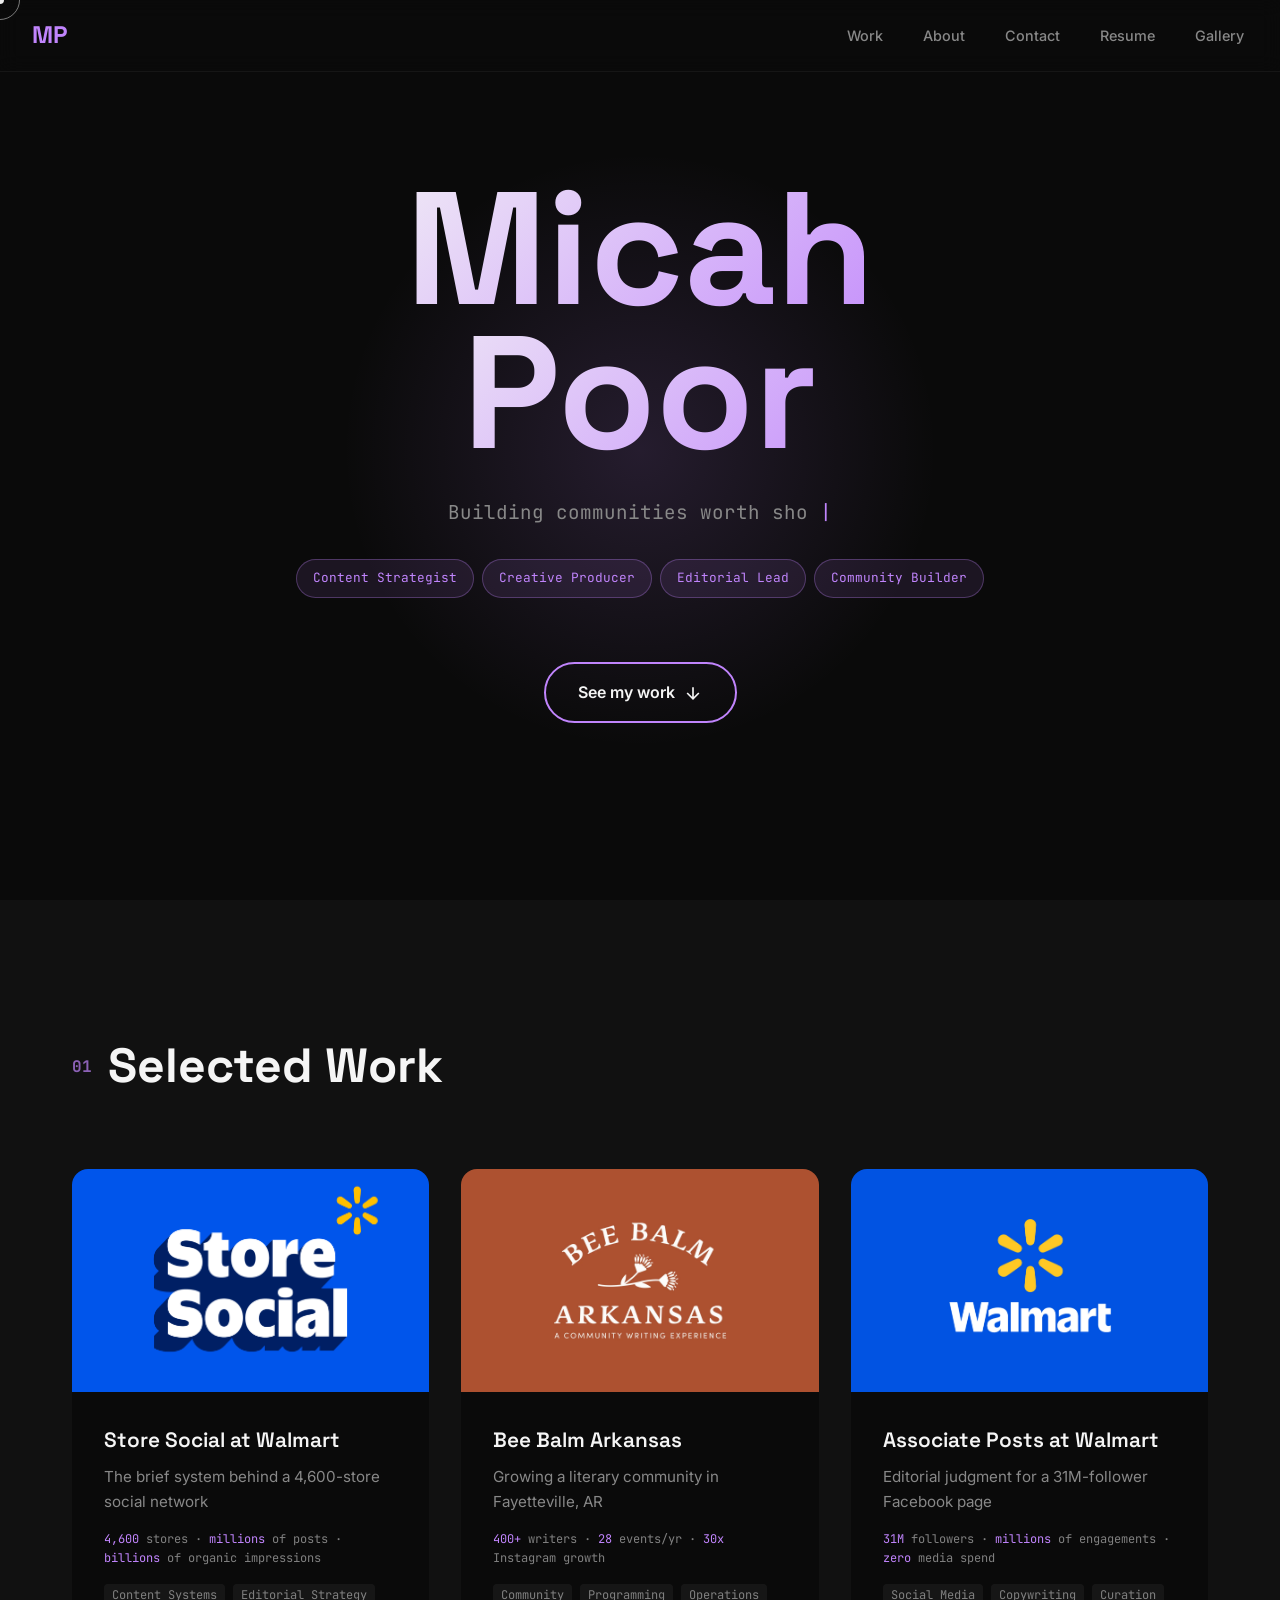
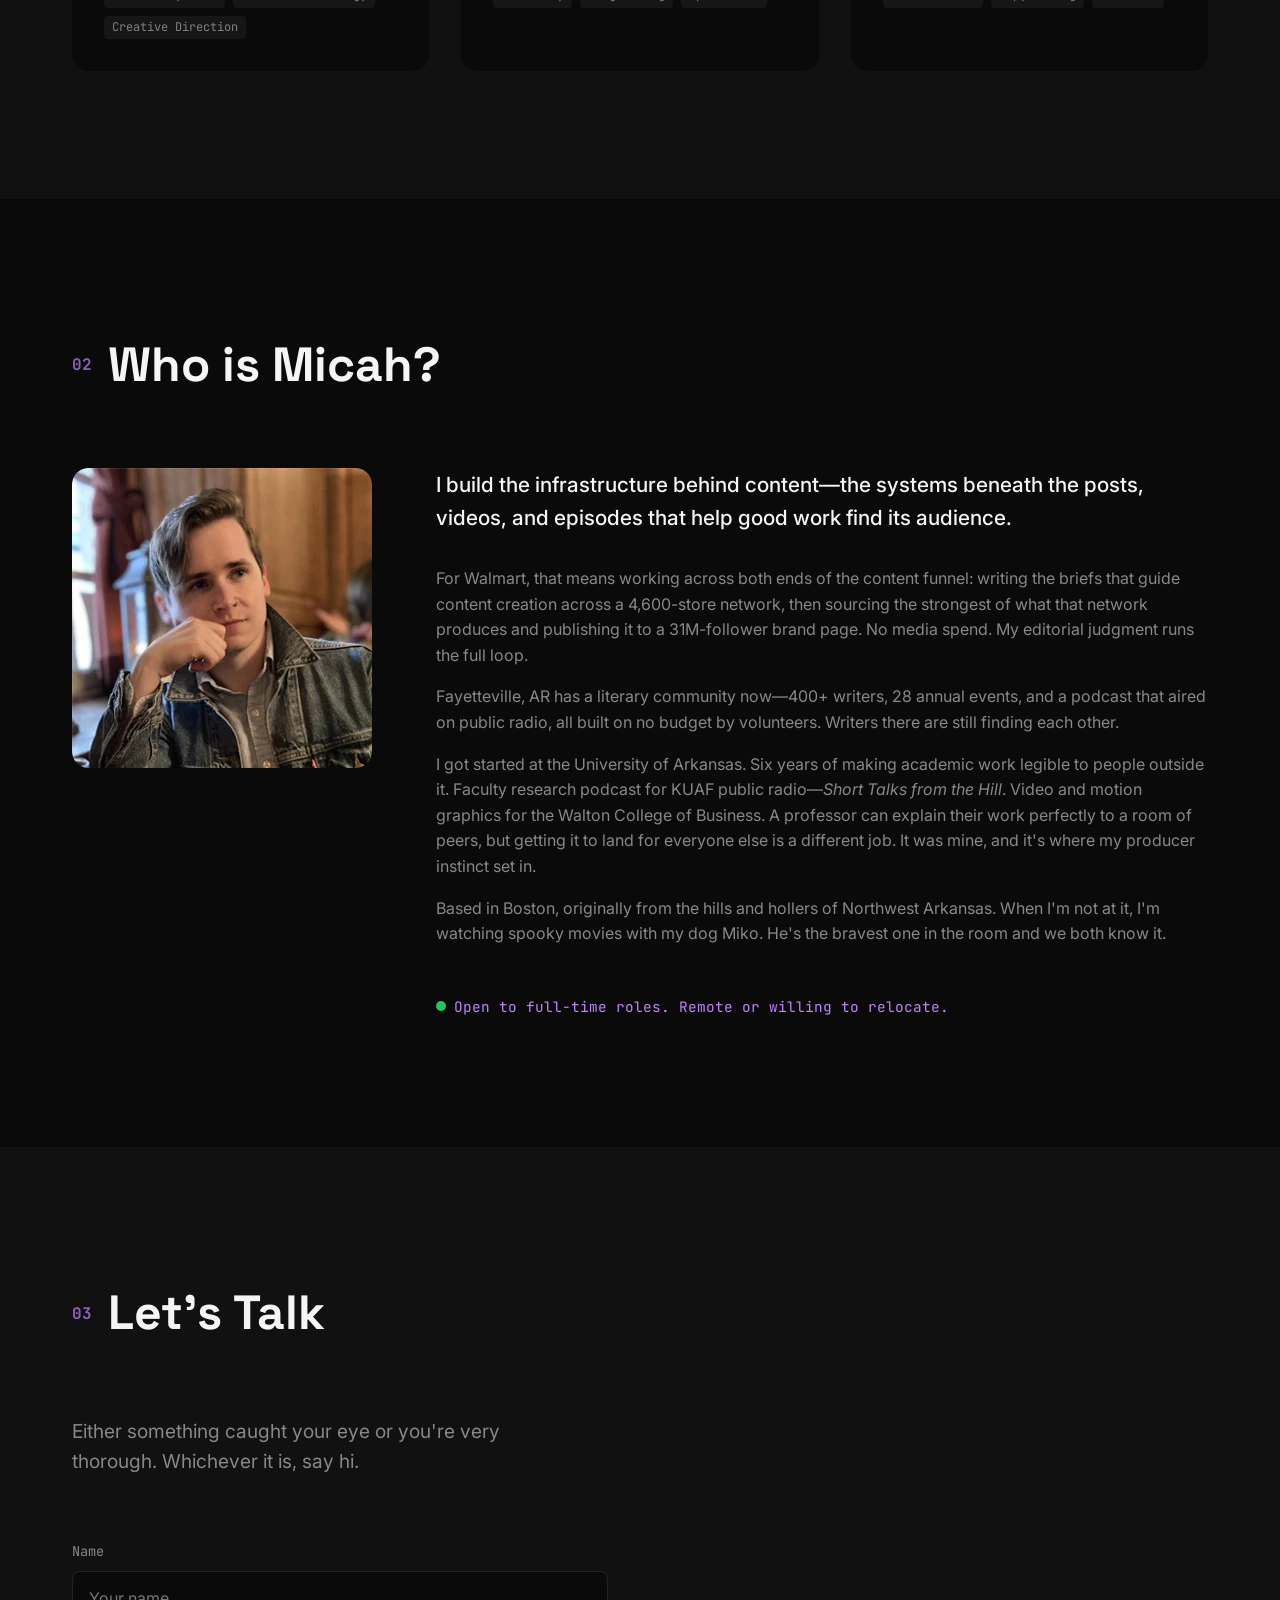
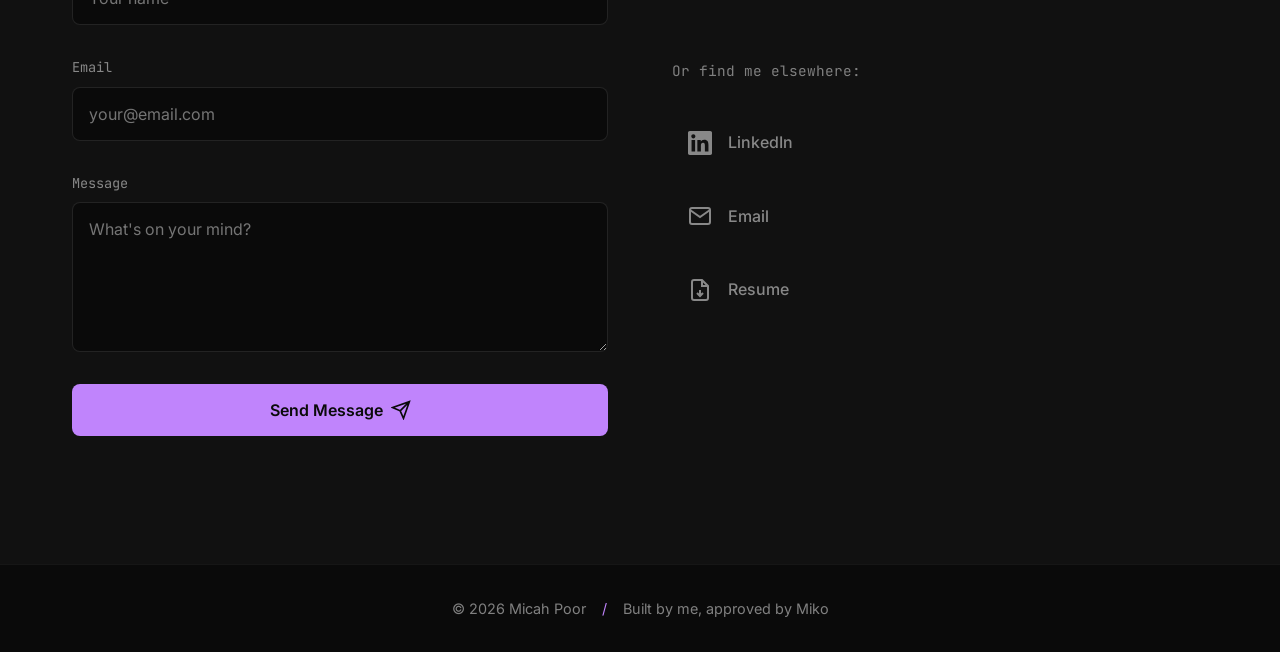
<file: index.html>
<!DOCTYPE html>
<html lang="en">
<head>
    <meta charset="UTF-8">
    <meta name="viewport" content="width=device-width, initial-scale=1.0">
    <title>Micah Poor | Content Strategist & Producer</title>
    <meta name="description" content="Content strategist and creative producer. I build the editorial systems behind content and social media—the briefs, the brand voice, and the operations underneath. Based in Boston.">
    <meta property="og:title" content="Micah Poor | Content Strategist & Producer">
    <meta property="og:description" content="Content strategist and creative producer. I build the editorial systems behind content and social media—the briefs, the brand voice, and the operations underneath.">
    <meta property="og:type" content="website">
    <meta property="og:url" content="https://www.micahpoor.com">
    <meta property="og:image" content="https://www.micahpoor.com/assets/projects/og-v1.png">
    <meta property="og:image:width" content="1201">
    <meta property="og:image:height" content="631">
    <meta property="og:image:alt" content="Micah Poor—Content Strategist &amp; Producer">
    <meta name="twitter:card" content="summary_large_image">
    <meta name="twitter:title" content="Micah Poor | Content Strategist &amp; Producer">
    <meta name="twitter:description" content="Content strategist and creative producer. I build the editorial systems behind content and social media—the briefs, the brand voice, and the operations underneath.">
    <meta name="twitter:image" content="https://www.micahpoor.com/assets/projects/og-v1.png">
    <meta name="theme-color" content="#0a0a0a">
    <link rel="canonical" href="https://www.micahpoor.com/">
    <link rel="icon" href="/favicon.svg" type="image/svg+xml">
    <link rel="apple-touch-icon" href="/apple-touch-icon.png">
    <script type="application/ld+json">
    {
        "@context": "https://schema.org",
        "@type": "Person",
        "name": "Micah Poor",
        "url": "https://www.micahpoor.com",
        "jobTitle": "Content Strategist & Creative Producer",
        "address": {"@type": "PostalAddress", "addressLocality": "Boston", "addressRegion": "MA"},
        "alumniOf": "University of Arkansas",
        "sameAs": ["https://linkedin.com/in/micah-p"]
    }
    </script>
    <link rel="preconnect" href="https://fonts.googleapis.com">
    <link rel="preconnect" href="https://fonts.gstatic.com" crossorigin>
    <link href="https://fonts.googleapis.com/css2?family=Space+Grotesk:wght@400;500;600;700&family=Inter:wght@400;500;600&family=JetBrains+Mono:wght@400;500&display=swap" rel="stylesheet">
    <link rel="stylesheet" href="css/styles.css?v=20261013f">
</head>
<body>
    <a href="#main" class="skip-link">Skip to content</a>

    <!-- Custom Cursor -->
    <div class="cursor" aria-hidden="true">
        <div class="cursor-dot"></div>
        <div class="cursor-ring"></div>
    </div>

    <!-- Navigation -->
    <nav class="nav">
        <a href="#" class="nav-logo magnetic">MP</a>
        <ul class="nav-links">
            <li><a href="#work" class="nav-link magnetic">Work</a></li>
            <li><a href="#about" class="nav-link magnetic">About</a></li>
            <li><a href="#contact" class="nav-link magnetic">Contact</a></li>
            <li><a href="assets/docs/micah-poor-resume.pdf?v=261011" class="nav-link magnetic" target="_blank" rel="noopener">Resume</a></li>
            <li><a href="gallery.html" class="nav-link magnetic">Gallery</a></li>
        </ul>
    </nav>

    <main id="main" tabindex="-1">

    <!-- Hero Section -->
    <section class="hero" id="hero">
        <div class="hero-content">
            <h1 class="hero-name">
                <span class="hero-name-line">Micah</span>
                <span class="hero-name-line">Poor</span>
            </h1>
            <p class="hero-tagline">
                <span class="typewriter"></span>
                <span class="typewriter-cursor">|</span>
            </p>
            <div class="hero-roles">
                <span class="role-pill">Content Strategist</span>
                <span class="role-pill">Creative Producer</span>
                <span class="role-pill">Editorial Lead</span>
                <span class="role-pill">Community Builder</span>
            </div>
            <a href="#work" class="hero-cta magnetic">
                <span>See my work</span>
                <svg width="20" height="20" viewBox="0 0 24 24" fill="none" stroke="currentColor" stroke-width="2">
                    <path d="M12 5v14M5 12l7 7 7-7"/>
                </svg>
            </a>
        </div>
        <div class="hero-glow"></div>
    </section>

    <!-- Selected Work Section -->
    <section class="work" id="work">
        <div class="container">
            <h2 class="section-title scroll-reveal">
                <span class="section-number">01</span>
                Selected Work
            </h2>
            <div class="work-grid">
                <article class="project-card scroll-reveal" data-project="store-social" tabindex="0" role="button" aria-label="View Store Social at Walmart project">
                    <div class="project-image">
                        <picture>
                            <source srcset="assets/projects/store-social-thumb-v4.webp" type="image/webp">
                            <img src="assets/projects/store-social-thumb-v4.webp" alt="" loading="lazy" width="1601" height="901">
                        </picture>
                        <div class="project-overlay">
                            <span class="project-view">View Project</span>
                        </div>
                    </div>
                    <div class="project-info">
                        <h3 class="project-title">Store Social at Walmart</h3>
                        <p class="project-desc">The brief system behind a 4,600-store social network</p>
                        <p class="card-stat"><em>4,600</em> stores · <em>millions</em> of posts · <em>billions</em> of organic impressions</p>
                        <div class="project-tags">
                            <span class="tag">Content Systems</span>
                            <span class="tag">Editorial Strategy</span>
                            <span class="tag">Creative Direction</span>
                        </div>
                    </div>
                </article>

                <article class="project-card scroll-reveal" data-project="bee-balm" tabindex="0" role="button" aria-label="View Bee Balm Arkansas project">
                    <div class="project-image">
                        <picture>
                            <source srcset="assets/projects/bee-balm-thumb-v2.webp" type="image/webp">
                            <img src="assets/projects/bee-balm-thumb-v2.jpg" alt="" loading="lazy" width="1600" height="1000">
                        </picture>
                        <div class="project-overlay">
                            <span class="project-view">View Project</span>
                        </div>
                    </div>
                    <div class="project-info">
                        <h3 class="project-title">Bee Balm Arkansas</h3>
                        <p class="project-desc">Growing a literary community in Fayetteville, AR</p>
                        <p class="card-stat"><em>400+</em> writers · <em>28</em> events/yr · <em>30x</em> Instagram growth</p>
                        <div class="project-tags">
                            <span class="tag">Community</span>
                            <span class="tag">Programming</span>
                            <span class="tag">Operations</span>
                        </div>
                    </div>
                </article>

                <article class="project-card scroll-reveal" data-project="writing" tabindex="0" role="button" aria-label="View Associate Posts at Walmart project">
                    <div class="project-image">
                        <picture>
                            <source srcset="assets/projects/walmart-thumb.webp" type="image/webp">
                            <img src="assets/projects/walmart-thumb.jpg" alt="" loading="lazy" width="3556" height="2000">
                        </picture>
                        <div class="project-overlay">
                            <span class="project-view">View Project</span>
                        </div>
                    </div>
                    <div class="project-info">
                        <h3 class="project-title">Associate Posts at Walmart</h3>
                        <p class="project-desc">Editorial judgment for a 31M-follower Facebook page</p>
                        <p class="card-stat"><em>31M</em> followers · <em>millions</em> of engagements · <em>zero</em> media spend</p>
                        <div class="project-tags">
                            <span class="tag">Social Media</span>
                            <span class="tag">Copywriting</span>
                            <span class="tag">Curation</span>
                        </div>
                    </div>
                </article>
            </div>
        </div>
    </section>

    <!-- About Section -->
    <section class="about" id="about">
        <div class="container">
            <h2 class="section-title scroll-reveal">
                <span class="section-number">02</span>
                Who is Micah?
            </h2>
            <div class="about-content">
                <div class="about-image-wrapper scroll-reveal">
                    <div class="about-image tilt-effect">
                        <picture>
                            <source srcset="assets/images/micah-headshot.webp" type="image/webp">
                            <img src="assets/images/micah-headshot.jpg" alt="Micah Poor" width="300" height="300">
                        </picture>
                        <div class="about-image-glow"></div>
                    </div>
                </div>
                <div class="about-text scroll-reveal">
                    <p class="about-intro">
                        I build the infrastructure behind content—the systems beneath the posts, videos, and episodes that help good work find its audience.
                    </p>
                    <p>
                        For Walmart, that means working across both ends of the content funnel: writing the briefs that guide content creation across a 4,600-store network, then sourcing the strongest of what that network produces and publishing it to a 31M-follower brand page. No media spend. My editorial judgment runs the full loop.
                    </p>
                    <p>
                        Fayetteville, AR has a literary community now—400+ writers, 28 annual events, and a podcast that aired on public radio, all built on no budget by volunteers. Writers there are still finding each other.
                    </p>
                    <p>
                        I got started at the University of Arkansas. Six years of making academic work legible to people outside it. Faculty research podcast for KUAF public radio—<em>Short Talks from the Hill</em>. Video and motion graphics for the Walton College of Business. A professor can explain their work perfectly to a room of peers, but getting it to land for everyone else is a different job. It was mine, and it's where my producer instinct set in.
                    </p>
                    <p>
                        Based in Boston, originally from the hills and hollers of Northwest Arkansas. When I'm not at it, I'm watching spooky movies with my dog <span class="miko-trigger">Miko</span>. He's the bravest one in the room and we both know it.
                    </p>
                    <div class="about-status">
                        <span class="status-indicator"></span>
                        <span>Open to full-time roles. Remote or willing to relocate.</span>
                    </div>
                </div>
            </div>
        </div>
    </section>

    <!-- Contact Section -->
    <section class="contact" id="contact">
        <div class="container">
            <h2 class="section-title scroll-reveal">
                <span class="section-number">03</span>
                Let's Talk
            </h2>
            <p class="contact-intro scroll-reveal">
                Either something caught your eye or you're very thorough. Whichever it is, say hi.
            </p>
            <div class="contact-content">
                <form class="contact-form scroll-reveal" action="https://formspree.io/f/xdaanyqz" method="POST">
                    <!-- Honeypot field - hidden from humans, bots will fill it -->
                    <input type="text" name="_gotcha" style="display:none" tabindex="-1" autocomplete="off">
                    <div class="form-group">
                        <label for="name">Name</label>
                        <input type="text" id="name" name="name" required placeholder="Your name">
                    </div>
                    <div class="form-group">
                        <label for="email">Email</label>
                        <input type="email" id="email" name="email" required placeholder="your@email.com">
                    </div>
                    <div class="form-group">
                        <label for="message">Message</label>
                        <textarea id="message" name="message" required placeholder="What's on your mind?"></textarea>
                    </div>
                    <button type="submit" class="submit-btn magnetic">
                        <span>Send Message</span>
                        <svg width="20" height="20" viewBox="0 0 24 24" fill="none" stroke="currentColor" stroke-width="2">
                            <path d="M22 2L11 13M22 2l-7 20-4-9-9-4 20-7z"/>
                        </svg>
                    </button>
                </form>
                <div class="contact-links scroll-reveal">
                    <p class="contact-alt">Or find me elsewhere:</p>
                    <div class="social-links">
                        <a href="https://linkedin.com/in/micah-p" class="social-link magnetic" target="_blank" rel="noopener">
                            <svg viewBox="0 0 24 24" fill="currentColor"><path d="M20.447 20.452h-3.554v-5.569c0-1.328-.027-3.037-1.852-3.037-1.853 0-2.136 1.445-2.136 2.939v5.667H9.351V9h3.414v1.561h.046c.477-.9 1.637-1.85 3.37-1.85 3.601 0 4.267 2.37 4.267 5.455v6.286zM5.337 7.433c-1.144 0-2.063-.926-2.063-2.065 0-1.138.92-2.063 2.063-2.063 1.14 0 2.064.925 2.064 2.063 0 1.139-.925 2.065-2.064 2.065zm1.782 13.019H3.555V9h3.564v11.452zM22.225 0H1.771C.792 0 0 .774 0 1.729v20.542C0 23.227.792 24 1.771 24h20.451C23.2 24 24 23.227 24 22.271V1.729C24 .774 23.2 0 22.222 0h.003z"/></svg>
                            <span>LinkedIn</span>
                        </a>
                        <a href="mailto:hello@micahpoor.com" class="social-link magnetic">
                            <svg viewBox="0 0 24 24" fill="none" stroke="currentColor" stroke-width="2"><path d="M4 4h16c1.1 0 2 .9 2 2v12c0 1.1-.9 2-2 2H4c-1.1 0-2-.9-2-2V6c0-1.1.9-2 2-2z"/><path d="M22 6l-10 7L2 6"/></svg>
                            <span>Email</span>
                        </a>
                        <a href="assets/docs/micah-poor-resume.pdf?v=261011" class="social-link magnetic" target="_blank" rel="noopener">
                            <svg viewBox="0 0 24 24" fill="none" stroke="currentColor" stroke-width="2"><path d="M14 2H6a2 2 0 0 0-2 2v16a2 2 0 0 0 2 2h12a2 2 0 0 0 2-2V8z"/><polyline points="14 2 14 8 20 8"/><line x1="12" y1="18" x2="12" y2="12"/><polyline points="9 15 12 18 15 15"/></svg>
                            <span>Resume</span>
                        </a>
                    </div>
                </div>
            </div>
        </div>
    </section>

    </main>

    <!-- Footer -->
    <footer class="footer">
        <div class="container">
            <p class="footer-text">
                <span>&copy; 2026 Micah Poor</span>
                <span class="footer-divider">/</span>
                <span>Built by me, approved by <span class="miko-trigger">Miko</span></span>
            </p>
        </div>
        <!-- Lives in the footer so it goes inert with the rest of the page while a
             modal or the lightbox is open. Fixed positioning pulls it out. -->
        <button class="back-to-top" type="button" aria-label="Back to top" hidden>
            <span class="back-to-top-icon">
                <svg width="20" height="20" viewBox="0 0 24 24" fill="none" stroke="currentColor" stroke-width="2" aria-hidden="true">
                    <path d="M12 19V5M5 12l7-7 7 7"/>
                </svg>
            </span>
        </button>
    </footer>

    <!-- Project Modal -->
    <div class="modal-overlay" id="modal-overlay">
        <div class="modal" role="dialog" aria-modal="true" aria-labelledby="modal-title" tabindex="-1">
            <div class="modal-close-wrapper">
                <button class="modal-close magnetic" aria-label="Close">
                    <svg width="24" height="24" viewBox="0 0 24 24" fill="none" stroke="currentColor" stroke-width="2">
                        <path d="M18 6L6 18M6 6l12 12"/>
                    </svg>
                </button>
            </div>
            <div class="modal-content" id="modal-content"></div>
        </div>
    </div>

    <script type="application/json" id="project-data">
    {
        "store-social": {
            "title": "Store Social at Walmart",
            "subtitle": "Content Systems & Editorial Strategy",
            "heroImage": "assets/projects/store-social-thumb-v4.webp",
            "description": "There are 4,600 Walmart store pages on Facebook and several hundred Instagram accounts. Each one is run by the associates who work there. I write the editorial briefs for that network, turning Walmart's national campaigns into simple assignments that thousands of associates with no marketing training can carry out inside their own stores.",
            "cardStat": "<em>4,600</em> stores · <em>millions</em> of posts · <em>billions</em> of organic impressions",
            "stats": [{"value": "4,600", "label": "Stores in the Network"}, {"value": "1,000+", "label": "Briefs Written"}],
            "role": "<span class=\"role-title\">Creative Producer</span> via<br>icreatives (2022–present)",
            "challenge": "Participation is voluntary. Nobody makes an associate post anything, so every assignment has to earn the time of someone with a shift to get back to.<br><br>I write the editorial layer of Store Social, the internal app those assignments live in: the briefs, and the pre-written copy that ships inside them. Captions are the easy part. The brief is where the work is, because it has to land in thousands of different stores at once, and it has to give an associate something they want to post.",
            "solution": "Inside Store Social, those briefs are published as Priorities. Each Priority has to do the work of an entire creative brief at a quick glance: what to post, when to post it, why it matters, and specific creative direction—what to feature, how to capture it, and what to leave out. Brand and IP guardrails are written in plain language instead of legalese.<br><br>How much latitude a Priority gives associates depends on the campaign. A licensed launch gets tighter guardrails. A prompt built around what's already on their shelves needs little direction at all. They know their store better than anyone. That call is mine, and it comes down to the same question every time: what will an associate actually <em>want</em> to post?",
            "examplesNote": "Briefs below are recreations of the originals.",
            "examples": [
                {
                    "label": "Mother's Day 💐",
                    "stat": "Hundreds of posts across hundreds of stores",
                    "body": "How do you direct 4,600 stores, from the smallest Neighborhood Market to the largest Supercenter, when they don't all carry the same products? Name a hero product and most of the network can't run it. So I named categories instead and put the creative direction into the poses. Each store picks its own gift; the brief shows them how to present it.",
                    "image": "assets/projects/mls/mother-v2.jpg",
                    "imageAlt": "Recreation of the Mother's Day priority brief"
                },
                {
                    "label": "It's-a Mario Day 🍄",
                    "stat": "A five-day window, hundreds of stores",
                    "body": "Legal loves sending lists of things you can't do. But a list of can'ts doesn't tell anyone what to shoot. So I led with the shot and kept the guardrails to two plain lines underneath it. Associates get the idea first and the rules second, and nobody has to read legalese to get it right.",
                    "image": "assets/projects/mls/mario-v2.jpg",
                    "imageAlt": "Recreation of the Mario Day priority brief"
                },
                {
                    "label": "Show Off Your Pins 📌",
                    "stat": "The strongest per-post response of the three",
                    "body": "If you aren't deep in Walmart lore, you probably don't know that there's a whole history and culture of pin collecting. Ask any associate and they'll be more than happy to show off theirs. So the brief barely had to sell the idea. I spent it on the caption instead: share the story behind your favorite pin, then call out someone with even more and tag their store. Every post invites the next one.",
                    "image": "assets/projects/mls/pins-v2.jpg",
                    "imageAlt": "Recreation of the Show Off Your Pins priority brief"
                }
            ],
            "outcome": "Since 2022, stores have published millions of posts on Facebook and Instagram. A six-figure share of them trace back to the Priorities I authored, and the highest-volume Priority drove several thousand posts on its own.<br><br>Those Priorities shape and expand the pool the national page draws from, and the rest of it surfaces by monitoring what stores post on their own. <a href='javascript:void(0)' onclick='openProject(\"writing\")' style='color:var(--accent);text-decoration:underline;'>Associate Posts at Walmart ↗</a> picks up at the other end, choosing which of that work will land with a national audience.",
            "tools": ["Sprinklr", "Meta Business Suite", "Microsoft 365", "Power BI", "Airtable", "Jira", "Figma", "Slack"]
        },
        "bee-balm": {
            "title": "Bee Balm Arkansas",
            "subtitle": "Literary Community Arts Organization",
            "heroImage": "assets/projects/bee-balm-thumb-v2.webp",
            "description": "Bee Balm Arkansas is a Fayetteville writing community founded by Julia Paganelli Marín—poet, author, and, most importantly, my friend. It's a place to try writing again, free from submission cycles and the pressure to publish. I walked into the inaugural workshop in October 2022 looking for community as much as craft, and found both.",
            "cardStat": "<em>400+</em> writers · <em>28</em> events/yr · <em>30x</em> Instagram growth",
            "stats": [{"value": "400+", "label": "Writers Engaged"}, {"value": "28", "label": "Events per Year"}, {"value": "30x", "label": "Instagram Growth"}],
            "role": "<span style='white-space:nowrap;letter-spacing:0.02em'><span class=\"role-title\">Associate Director</span>, Volunteer</span><br>(Aug 2023 – Sep 2024)",
            "challenge": "Writing culture often collapses into one loop: write, revise, submit, wait, get rejected, repeat. Bee Balm was built to sit outside it. What if writing were about self-discovery and connection instead of publication? The idea worked. Writers who'd burned out on the cycle, or quit writing altogether, came back—and brought others with them.<br><br>But as the community grew past Julia's immediate circle, she was carrying the whole organization herself: workshops, communications, logistics, outside relationships, all of it.",
            "solution": "As Associate Director, I took a lot of that off her plate. That freed her up for what she does best—building workshops, writing grants, and dreaming bigger.<br><br>The rest of our volunteer team was five folks: a Communications Manager and four program hosts. I kept us organized, made sure everyone had what they needed, and mentored the hosts. Julia and I designed the annual calendar of Revision Nights, Drafting Nights, and Open Mics. I built two programs from scratch: Revision Nights and the podcast, Bee Balm Presents.",
            "examples": [
                {
                    "label": "Revision Nights",
                    "body": "As the community grew, we noticed a gap. Workshops gave writers a place to learn and generate, and Open Mics gave them a place to share. But there was nowhere to improve what they'd already written.<br><br>I founded and piloted the format, secured The Graduate Hotel as the venue, and set the structure: monthly, free, open to the public, drop in and out as you like. Bring whatever you're working on—poetry, prose, a snippet of something longer—and take the feedback that's useful to you. About 12 writers came to a typical session.<br><br>Writing critique has a reputation for being a little... harsh. We flipped that. At Revision Nights, critique worked as connection and collaboration rather than judgment. People brought work that was often deeply personal, and trading feedback on it is how strangers became regulars, and regulars became friends. Making room for that was a big part of my job."
                },
                {
                    "label": "Bee Balm Presents",
                    "body": "In most poetry scenes, you get on a podcast once you're already published: once you're a name, or a publisher wants to market you. We weren't interested in gatekeeping. If you have a voice, you deserve to be heard, and who better to hear it than your neighbors? Bee Balm Presents gave our writers that audience, brought in voices from outside the Bee Balm circle, and shared poetry with the wider community.<br><br>I pitched the show and, since audio production was my background, built the operation around it: format, guest sourcing, editing, logistics, and marketing. Julia hosted. Each guest read a favorite poem in one episode, then came back in a bonus episode to read their own work—the same voice in two registers. We produced it in partnership with KUAF public radio, which broadcast select episodes.<br><br>Broadcasting copyrighted poetry meant clearing rights, and no process for that existed. So I built one: for every poem we aired, I tracked down the rights holder, made contact, and got written permission before the episode went out. Guests reading their own work signed off too, the same as any published poet. Every poem in the series was cleared.",
                    "videoLabel": "Bee Balm Presents—Sara Schellenberg",
                    "video": "assets/projects/011-bbp_sara_STORY-v2.mp4",
                    "poster": "assets/projects/bbp-logo_arched-Plain_v2.png",
                    "link": "https://open.spotify.com/show/6Sl6PCrHiPInlGUTPvpzla",
                    "linkLabel": "↗ Listen on Spotify"
                }
            ],
            "outcome": "By September 2024, Bee Balm had grown to more than 400 writers and a full calendar of events, all of it volunteer-run with almost no operating budget. Today, Open Mics, Drafting Nights, Revision Nights, and workshops are all still running. The part I'm proudest of? Writers are still finding their voice in Fayetteville.",
            "tools": ["Adobe Audition", "Adobe Illustrator", "Adobe After Effects", "Adobe Premiere Pro", "Meta Business Suite", "Spotify for Creators", "Asana", "Adobe Lightroom"]
        },
        "writing": {
            "title": "Associate Posts at Walmart",
            "subtitle": "Curation & Copywriting",
            "heroImage": "assets/projects/walmart-thumb.webp",
            "description": "Walmart's national Facebook page has 31 million followers. I choose which associate posts from <a href='javascript:void(0)' onclick='openProject(\"store-social\")' style='color:var(--accent);text-decoration:underline;'>Store Social ↗</a> go in front of them, and write the copy that carries each one.",
            "cardStat": "<em>31M</em> followers · <em>millions</em> of engagements · <em>zero</em> media spend",
            "stats": [{"value": "31M", "label": "FB Followers"}, {"value": "3–5", "label": "Posts per Week"}, {"value": "50%", "label": "Hit 1M+ Impressions"}],
            "role": "<span class=\"role-title\">Creative Producer</span> via<br>icreatives (2022–present)",
            "challenge": "Associate content did well on local pages. The open question was whether it could hold up in front of 31 million people. Resharing it nationally was new. It had no format, voice, or selection criteria to inherit. So I tested my way toward all three: photo against video, polished against raw, corporate voice against human. What held up became the editorial standard for national store-content posts.<br><br>The daily work is judgment. With thousands of stores posting, my job is spotting the posts that'll resonate with a much bigger audience. Whether it's nostalgia, a cultural reference, or a cheeky personality that comes through the screen, the best ones feel local, even at national scale. Then I write copy that doesn't corporate them to death. Too much copy and it reads like an ad. Too little and the brand has no voice.",
            "solution": "Social media algorithms are a moving target inside a black box. What works for one post might not work for the next, and I'm convinced social is more alchemy than science. But across hundreds of posts, a few patterns held.<br><br>Photos beat video. Raw beat polished. Human beat corporate. The standard grew out of those results: posts almost always feature associates, copy leans short and easy to scroll, and emoji work as accents that help tell the story. Each week I pull from what stores have posted across the 4,600 pages in Sprinklr.<br><br>The five posts below show my standard at work, and a couple of times I broke it on purpose.",
            "examples": [
                {
                    "label": "Hey, you found us 👀",
                    "stat": "Tens of millions of impressions · top post of the run",
                    "body": "An associate turned a last-chance sale into a scavenger hunt. Promos usually read like ads, so normally I'd pass. But here the game came first and the sale second. The caption keeps that order: \"Hey, you found us 👀\" rewards the reader for playing along, and only then does the pitch show up. It became the top post of the run.",
                    "image": "assets/images/topPost.webp",
                    "imageAlt": "Hey, you found us 👀",
                    "link": "https://www.facebook.com/photo.php?fbid=1341276151364720&set=a.711608784331463&type=3"
                },
                {
                    "label": "okay but... 🐆 or ♥️",
                    "stat": "Strongest engagement rate of the run",
                    "body": "Video usually loses to photos, but this associate's Valentine's pitch did all the selling on its own. I wrote the caption to carry her wink to the national page and get people talking. \"okay but... 🐆 or ♥️\" sounds like a person, not a brand, and hands the audience a question they can answer with one emoji. People answered. It had the strongest engagement rate of the run.",
                    "image": "assets/images/okay but....webp",
                    "imageAlt": "okay but... 🐆 or ♥️",
                    "link": "https://www.facebook.com/reel/1508464196921370/"
                },
                {
                    "label": "just us waiting for vol. 2 👀",
                    "stat": "Merch launch · timed to the final season",
                    "body": "Associates at several stores posted with the new Stranger Things merch. I pulled their photos into one post and turned each one on its head, a nod to the show's Upside Down. The caption talks like a fan and never names the show: \"just us waiting for vol. 2 👀.\" The photos already made the reference, so most of the editorial work happened before the writing.",
                    "image": "assets/images/just waiting for vol. 2.webp",
                    "imageAlt": "just us waiting for vol. 2 👀",
                    "link": "https://www.facebook.com/711609004331441/posts/1356977246461277"
                },
                {
                    "label": "Back to School Essentials",
                    "stat": "Back to school · top 10 for impressions",
                    "body": "Every back-to-school list has that one wildcard. I pulled four photos from different stores, lined them up, and slipped a kayak in at the end like it belonged there. The caption plays it straight until it can't. \"Honestly... we're not asking questions.\" Deadpan only works if you commit to the bit, so I wrote every line before the punchline with a straight face.",
                    "image": "assets/images/back to school essentials.webp",
                    "imageAlt": "Back to School Essentials",
                    "link": "https://www.facebook.com/711609004331441/posts/1245353880956948"
                },
                {
                    "label": "If you know you know... 🎶🐸🐯🐶",
                    "stat": "4,400+ comments",
                    "body": "If you're a fellow millennial, the jingle is probably already in your head. For everyone else: Zoo Pals are animal-shaped paper plates with a <em>very</em> catchy commercial. I didn't explain any of that. A music note for the jingle, three animals for the plates, and \"if you know you know.\" I trusted the audience to be in the know, and they were. The comments proved it at length: people reminiscing about the plates, deciding they needed some, and reciting the jingle from memory like sleeper agents.",
                    "image": "assets/images/if you know you know.webp",
                    "imageAlt": "If you know you know... 🎶🐸🐯🐶",
                    "link": "https://www.facebook.com/711609004331441/posts/1097845749041096"
                }
            ],
            "outcome": "Across hundreds of curated, organic posts, store content drove millions of engagements with zero media spend. My takeaway: Walmart's best creators are already wearing the vest.",
            "tools": ["Sprinklr", "Meta Business Suite", "Microsoft 365", "Airtable", "Adobe Photoshop", "Adobe Premiere Pro", "Slack"]
        }
    }
    </script>
    <script src="js/main.js?v=20261013" defer></script>
    <script src="js/back-to-top.js?v=20261013c" defer></script>
</body>
</html>
</file>
<file: css/styles.css>
/* ===== CSS CUSTOM PROPERTIES ===== */
:root {
    /* Colors */
    --bg-primary: #0a0a0a;
    --bg-secondary: #111111;
    --text-primary: #f5f5f5;
    --text-secondary: #888888;
    --text-muted: #808080;
    --accent: #c084fc;
    --accent-bright: #e879f9;
    --accent-dim: #9333ea;

    /* Typography */
    --font-display: 'Space Grotesk', sans-serif;
    --font-body: 'Inter', sans-serif;
    --font-mono: 'JetBrains Mono', monospace;

    /* Spacing */
    --space-xs: 0.5rem;
    --space-sm: 1rem;
    --space-md: 2rem;
    --space-lg: 4rem;
    --space-xl: 8rem;

    /* Transitions */
    --transition-fast: 150ms ease;
    --transition-base: 300ms ease;
    --transition-slow: 500ms ease;

    /* Border Radius */
    --radius-sm: 4px;
    --radius-md: 8px;
    --radius-lg: 16px;
    --radius-full: 9999px;
}

/* ===== RESET & BASE ===== */
*, *::before, *::after {
    box-sizing: border-box;
    margin: 0;
    padding: 0;
}

html {
    scroll-behavior: smooth;
    font-size: 16px;
}

body {
    font-family: var(--font-body);
    background: var(--bg-primary);
    color: var(--text-primary);
    line-height: 1.6;
    overflow-x: hidden;
}

a {
    color: var(--accent);
    text-decoration: none;
}

a:hover {
    color: var(--accent-bright);
}

img {
    max-width: 100%;
    height: auto;
    display: block;
}

button {
    font-family: inherit;
    cursor: pointer;
}

/* ===== SKIP LINK ===== */
/* Offscreen until focused, then pinned over the nav. */
.skip-link {
    position: fixed;
    top: 0;
    left: var(--space-md);
    z-index: 1001;
    transform: translateY(-120%);
    padding: var(--space-xs) var(--space-sm);
    background: var(--accent);
    color: var(--bg-primary);
    font-weight: 600;
    border-radius: 0 0 var(--radius-md) var(--radius-md);
    transition: transform var(--transition-fast);
}

.skip-link:focus {
    transform: translateY(0);
    color: var(--bg-primary);
}

#main:focus {
    outline: none;
}

/* ===== CUSTOM CURSOR ===== */
/* Opt-in only: html.custom-cursor is added by JS on fine-pointer devices, so a
   script failure never leaves visitors without any cursor at all. */
.cursor {
    display: none;
    pointer-events: none;
    position: fixed;
    top: 0;
    left: 0;
    z-index: 9999;
    mix-blend-mode: difference;
}

html.custom-cursor .cursor {
    display: block;
}

html.custom-cursor body,
html.custom-cursor button,
html.custom-cursor .project-card {
    cursor: none;
}

.cursor-dot {
    width: 8px;
    height: 8px;
    background: var(--text-primary);
    border-radius: 50%;
    position: absolute;
    transform: translate(-50%, -50%);
    transition: transform var(--transition-fast), width var(--transition-fast), height var(--transition-fast);
}

.cursor-ring {
    width: 40px;
    height: 40px;
    border: 1px solid var(--text-primary);
    border-radius: 50%;
    position: absolute;
    transform: translate(-50%, -50%);
    transition: transform var(--transition-base), width var(--transition-base), height var(--transition-base), border-color var(--transition-base);
    opacity: 0.5;
}

.cursor.hover .cursor-dot {
    transform: translate(-50%, -50%) scale(2);
}

.cursor.hover .cursor-ring {
    width: 60px;
    height: 60px;
    border-color: var(--accent);
    opacity: 1;
}

/* Hide cursor on touch/hybrid devices */
@media (hover: none), (pointer: coarse) {
    .cursor { display: none; }
    body { cursor: auto; }
    button { cursor: pointer; }
}

/* ===== LAYOUT ===== */
.container {
    max-width: 1200px;
    margin: 0 auto;
    padding: 0 var(--space-md);
}

section {
    padding: var(--space-xl) 0;
}

/* ===== NAVIGATION ===== */
.nav {
    position: fixed;
    top: 0;
    left: 0;
    right: 0;
    z-index: 100;
    display: flex;
    justify-content: space-between;
    align-items: center;
    padding: var(--space-sm) var(--space-md);
    background: rgba(10, 10, 10, 0.8);
    backdrop-filter: blur(10px);
    border-bottom: 1px solid rgba(255, 255, 255, 0.05);
}

.nav-logo {
    font-family: var(--font-display);
    font-size: 1.5rem;
    font-weight: 700;
    color: var(--accent);
    transition: transform var(--transition-base);
}

.nav-links {
    display: flex;
    gap: var(--space-md);
    list-style: none;
}

.nav-link {
    font-size: 0.9rem;
    font-weight: 500;
    color: var(--text-secondary);
    transition: color var(--transition-base);
    position: relative;
    /* Padding is the touch target, not decoration: the text is only 15px tall,
       which is under the 24px WCAG 2.5.8 minimum on its own. */
    display: inline-block;
    padding: 0.5rem 0.25rem;
}

.nav-link::after {
    content: '';
    position: absolute;
    bottom: 0.25rem;
    left: 0.25rem;
    width: 0;
    height: 2px;
    background: var(--accent);
    transition: width var(--transition-base);
}

.nav-link:hover,
.nav-link.active {
    color: var(--text-primary);
}

.nav-link:hover::after,
.nav-link.active::after {
    width: calc(100% - 0.5rem);
}

/* ===== HERO SECTION ===== */
.hero {
    min-height: 100vh;
    display: flex;
    align-items: center;
    justify-content: center;
    position: relative;
    overflow: hidden;
}

.hero-content {
    text-align: center;
    z-index: 1;
}

.hero-name {
    font-family: var(--font-display);
    font-size: clamp(3rem, 15vw, 10rem);
    font-weight: 700;
    line-height: 0.9;
    margin-bottom: var(--space-md);
}

.hero-name-line {
    display: block;
    background: linear-gradient(135deg, var(--text-primary) 0%, var(--accent) 50%, var(--accent-bright) 100%);
    -webkit-background-clip: text;
    -webkit-text-fill-color: transparent;
    background-clip: text;
    animation: gradient-shift 8s ease infinite;
    background-size: 200% 200%;
}

@keyframes gradient-shift {
    0%, 100% { background-position: 0% 50%; }
    50% { background-position: 100% 50%; }
}

.hero-tagline {
    font-family: var(--font-mono);
    font-size: clamp(0.8rem, 3.5vw, 1.2rem);
    color: var(--text-secondary);
    margin-bottom: var(--space-md);
    min-height: 1.5em;
}

.typewriter-cursor {
    animation: blink 1s step-end infinite;
    color: var(--accent);
}

@keyframes blink {
    50% { opacity: 0; }
}

.hero-roles {
    display: flex;
    flex-wrap: wrap;
    justify-content: center;
    gap: var(--space-xs);
    margin-bottom: var(--space-lg);
    transition: opacity 0.5s ease, transform 0.5s ease;
}

/* Hidden for the reveal animation only while JS is actually running */
html.js .hero-roles:not(.revealed) {
    opacity: 0;
    transform: translateY(10px);
}

.role-pill {
    font-family: var(--font-mono);
    font-size: 0.8rem;
    padding: var(--space-xs) var(--space-sm);
    background: rgba(192, 132, 252, 0.1);
    border: 1px solid rgba(192, 132, 252, 0.3);
    border-radius: var(--radius-full);
    color: var(--accent);
    transition: all var(--transition-base);
}

.role-pill:hover {
    background: rgba(192, 132, 252, 0.2);
    border-color: var(--accent);
    transform: translateY(-2px);
}

.hero-cta {
    display: inline-flex;
    align-items: center;
    gap: var(--space-xs);
    font-weight: 600;
    color: var(--text-primary);
    padding: var(--space-sm) var(--space-md);
    border: 2px solid var(--accent);
    border-radius: var(--radius-full);
    transition: all var(--transition-base);
}

.hero-cta:hover {
    background: var(--accent);
    color: var(--bg-primary);
    transform: translateY(-3px);
    box-shadow: 0 10px 30px rgba(192, 132, 252, 0.3);
}


.hero-glow {
    position: absolute;
    width: 600px;
    height: 600px;
    background: radial-gradient(circle, rgba(192, 132, 252, 0.15) 0%, transparent 70%);
    border-radius: 50%;
    top: 50%;
    left: 50%;
    transform: translate(-50%, -50%);
    pointer-events: none;
    animation: pulse-glow 4s ease-in-out infinite;
}

@keyframes pulse-glow {
    0%, 100% { transform: translate(-50%, -50%) scale(1); opacity: 0.5; }
    50% { transform: translate(-50%, -50%) scale(1.1); opacity: 0.8; }
}

/* ===== SECTION TITLES ===== */
.section-title {
    font-family: var(--font-display);
    font-size: clamp(2rem, 5vw, 3rem);
    font-weight: 700;
    margin-bottom: var(--space-lg);
    display: flex;
    align-items: center;
    gap: var(--space-sm);
}

.section-number {
    font-family: var(--font-mono);
    font-size: 1rem;
    color: var(--accent);
    opacity: 0.7;
}

/* ===== WORK SECTION ===== */
.work {
    background: var(--bg-secondary);
}

.work-grid {
    display: grid;
    grid-template-columns: repeat(auto-fit, minmax(min(100%, 320px), 1fr));
    gap: var(--space-md);
}

.project-card {
    background: var(--bg-primary);
    border-radius: var(--radius-lg);
    overflow: hidden;
    transition: all var(--transition-base);
    cursor: pointer;
    position: relative;
}

.project-card::before {
    content: '';
    position: absolute;
    inset: 0;
    border-radius: var(--radius-lg);
    padding: 2px;
    background: linear-gradient(135deg, transparent, var(--accent), transparent);
    -webkit-mask: linear-gradient(#fff 0 0) content-box, linear-gradient(#fff 0 0);
    mask: linear-gradient(#fff 0 0) content-box, linear-gradient(#fff 0 0);
    -webkit-mask-composite: xor;
    mask-composite: exclude;
    opacity: 0;
    transition: opacity var(--transition-base);
}

.project-card:hover {
    transform: translateY(-8px);
    box-shadow: 0 20px 40px rgba(0, 0, 0, 0.4);
}

.project-card:hover::before {
    opacity: 1;
}

.project-image {
    position: relative;
    aspect-ratio: 16/10;
    overflow: hidden;
    background: var(--bg-secondary);
}

.project-image img {
    width: 100%;
    height: 100%;
    object-fit: cover;
    transition: transform var(--transition-slow);
}

.project-card:hover .project-image img {
    transform: scale(1.05);
}

.project-overlay {
    position: absolute;
    inset: 0;
    background: rgba(10, 10, 10, 0.8);
    display: flex;
    align-items: center;
    justify-content: center;
    opacity: 0;
    transition: opacity var(--transition-base);
}

.project-card:hover .project-overlay {
    opacity: 1;
}

.project-view {
    font-family: var(--font-mono);
    font-size: 0.9rem;
    color: var(--accent);
    padding: var(--space-xs) var(--space-sm);
    border: 1px solid var(--accent);
    border-radius: var(--radius-sm);
}

.project-info {
    padding: var(--space-md);
}

.project-title {
    font-family: var(--font-display);
    font-size: 1.3rem;
    font-weight: 600;
    margin-bottom: var(--space-xs);
}

.project-desc {
    color: var(--text-secondary);
    font-size: 0.95rem;
    margin-bottom: var(--space-sm);
}

.project-tags {
    display: flex;
    flex-wrap: wrap;
    gap: var(--space-xs);
}

.tag {
    font-family: var(--font-mono);
    font-size: 0.75rem;
    color: var(--text-muted);
    padding: 2px 8px;
    background: rgba(255, 255, 255, 0.05);
    border-radius: var(--radius-sm);
}

/* ===== ABOUT SECTION ===== */
.about-content {
    display: grid;
    grid-template-columns: 300px 1fr;
    gap: var(--space-lg);
    align-items: start;
}

@media (max-width: 768px) {
    .about-content {
        grid-template-columns: 1fr;
    }

    .about-image-wrapper {
        justify-self: center;
    }
}

.about-image {
    position: relative;
    border-radius: var(--radius-lg);
    overflow: hidden;
    transition: transform var(--transition-base);
}

.about-image img {
    width: 300px;
    height: 300px;
    object-fit: cover;
    border-radius: var(--radius-lg);
}

.about-image-glow {
    position: absolute;
    inset: -20px;
    background: radial-gradient(circle, rgba(192, 132, 252, 0.3) 0%, transparent 70%);
    opacity: 0;
    transition: opacity var(--transition-base);
    pointer-events: none;
}

.about-image:hover .about-image-glow {
    opacity: 1;
}

.about-text p {
    margin-bottom: var(--space-sm);
    color: var(--text-secondary);
}

.about-intro {
    font-size: 1.3rem;
    font-weight: 500;
    color: var(--text-primary) !important;
    margin-bottom: var(--space-md) !important;
}

.about-status {
    display: inline-flex;
    align-items: center;
    gap: var(--space-xs);
    margin-top: var(--space-md);
    font-family: var(--font-mono);
    font-size: 0.9rem;
    color: var(--accent);
}

.status-indicator {
    width: 10px;
    height: 10px;
    background: #22c55e;
    border-radius: 50%;
    animation: pulse 2s ease infinite;
}

@keyframes pulse {
    0%, 100% { box-shadow: 0 0 0 0 rgba(34, 197, 94, 0.4); }
    50% { box-shadow: 0 0 0 8px rgba(34, 197, 94, 0); }
}

/* ===== CONTACT SECTION ===== */
.contact {
    background: var(--bg-secondary);
}

.contact-intro {
    font-size: 1.2rem;
    color: var(--text-secondary);
    margin-bottom: var(--space-lg);
    max-width: 500px;
}

.contact-content {
    display: grid;
    grid-template-columns: 1fr 1fr;
    gap: var(--space-lg);
}

@media (max-width: 768px) {
    .contact-content {
        grid-template-columns: 1fr;
    }
}

.contact-form {
    display: flex;
    flex-direction: column;
    gap: var(--space-md);
}

.form-group {
    display: flex;
    flex-direction: column;
    gap: var(--space-xs);
}

.form-group label {
    font-family: var(--font-mono);
    font-size: 0.85rem;
    color: var(--text-secondary);
}

.form-group input,
.form-group textarea {
    font-family: var(--font-body);
    font-size: 1rem;
    padding: var(--space-sm);
    background: var(--bg-primary);
    border: 1px solid rgba(255, 255, 255, 0.1);
    border-radius: var(--radius-md);
    color: var(--text-primary);
    transition: border-color var(--transition-base), box-shadow var(--transition-base);
}

.form-group input:focus,
.form-group textarea:focus {
    outline: none;
    border-color: var(--accent);
    box-shadow: 0 0 0 3px rgba(192, 132, 252, 0.1);
}

.form-group textarea {
    min-height: 150px;
    resize: vertical;
}

.submit-btn {
    display: inline-flex;
    align-items: center;
    justify-content: center;
    gap: var(--space-xs);
    font-size: 1rem;
    font-weight: 600;
    padding: var(--space-sm) var(--space-md);
    background: var(--accent);
    color: var(--bg-primary);
    border: none;
    border-radius: var(--radius-md);
    transition: all var(--transition-base);
}

.submit-btn:hover {
    background: var(--accent-bright);
    transform: translateY(-2px);
    box-shadow: 0 10px 30px rgba(192, 132, 252, 0.3);
}

.contact-links {
    display: flex;
    flex-direction: column;
    justify-content: center;
}

.contact-alt {
    font-family: var(--font-mono);
    font-size: 0.9rem;
    color: var(--text-muted);
    margin-bottom: var(--space-md);
}

.social-links {
    display: flex;
    flex-direction: column;
    gap: var(--space-sm);
}

.social-link {
    display: inline-flex;
    align-items: center;
    gap: var(--space-sm);
    font-weight: 500;
    color: var(--text-secondary);
    padding: var(--space-sm);
    border-radius: var(--radius-md);
    transition: all var(--transition-base);
}

.social-link:hover {
    color: var(--text-primary);
    background: rgba(255, 255, 255, 0.05);
    transform: translateX(8px);
}

.social-link svg {
    width: 24px;
    height: 24px;
    transition: color var(--transition-base);
}

.social-link:hover svg {
    color: var(--accent);
}

/* ===== FOOTER ===== */
.footer {
    padding: var(--space-md) 0;
    border-top: 1px solid rgba(255, 255, 255, 0.05);
}

.footer-text {
    text-align: center;
    font-size: 0.9rem;
    color: var(--text-muted);
    display: flex;
    justify-content: center;
    align-items: center;
    gap: var(--space-sm);
    flex-wrap: wrap;
}

.footer-divider {
    color: var(--accent);
}

/* ===== BACK TO TOP ===== */
/* The hero CTA in circle form: same 2px accent outline, same flat accent fill,
   lift and glow on hover. The fill is opaque rather than the CTA's transparent
   one so it holds up over gallery photos. No backdrop blur: the button moves
   with the cursor, and a blur behind a moving element is re-rendered every
   frame, which made the pull stutter. */
.back-to-top {
    position: fixed;
    right: var(--space-md);
    bottom: var(--space-md);
    z-index: 90; /* under the nav (100) and far under the modal/lightbox (1000) */
    width: 48px;
    height: 48px;
    display: flex;
    align-items: center;
    justify-content: center;
    color: var(--accent);
    background: var(--bg-primary);
    border: 2px solid var(--accent);
    border-radius: var(--radius-full);
    opacity: 0;
    visibility: hidden;
    transform: translateY(12px);
    /* Same stepped-visibility trick as the modal: hide it from focus and
       clicks only after the fade-out has finished. */
    transition: opacity var(--transition-base), transform var(--transition-base),
                background var(--transition-base), color var(--transition-base),
                box-shadow var(--transition-base),
                visibility 0s var(--transition-base);
}

/* display:flex above would otherwise beat the UA style for [hidden]. */
.back-to-top[hidden] {
    display: none;
}

.back-to-top.visible {
    opacity: 1;
    visibility: visible;
    transform: translateY(0);
    transition: opacity var(--transition-base), transform var(--transition-base),
                background var(--transition-base), color var(--transition-base),
                box-shadow var(--transition-base),
                visibility 0s;
}

.back-to-top.visible:hover,
.back-to-top.visible:focus-visible {
    background: var(--accent);
    color: var(--bg-primary);
    transform: translateY(-3px);
    box-shadow: 0 10px 30px rgba(192, 132, 252, 0.3);
}

.back-to-top:focus-visible {
    outline: 2px solid var(--accent);
    outline-offset: 3px;
}

/* The icon box clips the arrow so it can leave through the top and come
   back in from the bottom. */
.back-to-top-icon {
    display: block;
    width: 20px;
    height: 20px;
    overflow: hidden;
}

.back-to-top-icon svg {
    display: block;
}

.back-to-top.visible:hover .back-to-top-icon svg,
.back-to-top.visible:focus-visible .back-to-top-icon svg {
    animation: btt-arrow 650ms cubic-bezier(0.65, 0, 0.35, 1);
}

@keyframes btt-arrow {
    0%     { transform: translateY(0); }
    50%    { transform: translateY(-110%); }
    50.01% { transform: translateY(110%); }
    100%   { transform: translateY(0); }
}

@media (max-width: 480px) {
    .back-to-top {
        right: var(--space-sm);
        bottom: var(--space-sm);
        width: 44px;
        height: 44px;
    }
}

@media (prefers-reduced-motion: reduce) {
    .back-to-top,
    .back-to-top.visible { transition: none; }
    .back-to-top,
    .back-to-top.visible:hover,
    .back-to-top.visible:focus-visible { transform: none; }
    .back-to-top.visible:hover .back-to-top-icon svg,
    .back-to-top.visible:focus-visible .back-to-top-icon svg { animation: none; }
}

/* ===== MODAL ===== */
.modal-overlay {
    position: fixed;
    inset: 0;
    background: rgba(10, 10, 10, 0.95);
    z-index: 1000;
    display: flex;
    align-items: center;
    justify-content: center;
    padding: var(--space-md);
    opacity: 0;
    visibility: hidden;
    /* visibility is stepped, not interpolated. Transitioning it leaves the
       dialog computed as hidden at the moment focus is requested, and a hidden
       element cannot take focus -- which is what focusModalWhenVisible() has
       been retrying around. Flip it instantly on open; delay it on close so
       the fade still plays out before the dialog becomes unreachable. */
    transition: opacity var(--transition-base), visibility 0s var(--transition-base);
}

.modal-overlay.active {
    opacity: 1;
    visibility: visible;
    transition: opacity var(--transition-base), visibility 0s;
}

.modal {
    background: var(--bg-secondary);
    border-radius: var(--radius-lg);
    max-width: 800px;
    width: 100%;
    max-height: 90vh;
    overflow-y: auto;
    position: relative;
    transform: translateY(20px);
    transition: transform var(--transition-base);
}

.modal-overlay.active .modal {
    transform: translateY(0);
}

.modal-close-wrapper {
    position: sticky;
    top: 0;
    z-index: 10;
    height: 0;
    overflow: visible;
    display: flex;
    justify-content: flex-end;
}

.modal-close {
    position: relative;
    margin: var(--space-sm) var(--space-sm) 0 0;
    width: 40px;
    height: 40px;
    display: flex;
    align-items: center;
    justify-content: center;
    background: rgba(255, 255, 255, 0.1);
    border: none;
    border-radius: 50%;
    color: var(--text-primary);
    transition: all var(--transition-base);
    z-index: 10;
}

.modal-close:hover {
    background: var(--accent);
    color: var(--bg-primary);
}

.modal-content,
#modal-content {
    padding: 0;
}

.modal-hero {
    width: 100%;
    aspect-ratio: 16/9;
    object-fit: cover;
    border-radius: var(--radius-lg) var(--radius-lg) 0 0;
    background: var(--bg-primary);
    display: block;
}

.modal-title {
    font-family: var(--font-display);
    font-size: 2rem;
    font-weight: 700;
    margin-bottom: var(--space-xs);
}

.modal-subtitle {
    font-family: var(--font-mono);
    font-size: 0.9rem;
    color: var(--accent);
    margin-bottom: 1.5rem;
}

/* ===== CARD STAT LINE ===== */
.card-stat {
    font-family: var(--font-mono);
    font-size: 0.75rem;
    color: var(--text-muted);
    margin-bottom: var(--space-sm);
}

.card-stat em {
    font-style: normal;
    color: var(--accent);
}

/* ===== MODAL ZONE: HEADER (full-width) ===== */
.modal-zone-header {
    background: var(--bg-secondary);
    padding: 2.5rem 2.5rem 2rem;
}

.header-meta {
    display: flex;
    align-items: flex-start;
    gap: 2rem;
    flex-wrap: wrap;
    padding-top: 1.25rem;
    border-top: 1px solid rgba(255, 255, 255, 0.06);
}

.meta-role {
    font-family: var(--font-mono);
    font-size: 0.75rem;
    color: var(--text-muted);
    text-transform: uppercase;
    letter-spacing: 0.08em;
    line-height: 1.6;
    flex: 1;
    min-width: 160px;
}

.meta-stats {
    display: flex;
    gap: 2rem;
    flex-wrap: wrap;
}

.stat-value {
    display: block;
    font-family: var(--font-display);
    font-size: 1.25rem;
    font-weight: 700;
    color: var(--accent);
    line-height: 1;
    margin-bottom: 3px;
}

.stat-label {
    display: block;
    font-family: var(--font-mono);
    font-size: 0.75rem;
    color: var(--text-muted);
    text-transform: uppercase;
    letter-spacing: 0.08em;
}

/* ===== MODAL ZONES: TWO-COLUMN ===== */
.modal-zone {
    display: grid;
    grid-template-columns: 148px 1fr;
}

.modal-zone-a { background: #111111; }
.modal-zone-b { background: #0a0a0a; }
.modal-zone-c { background: #181818; }

.zone-left {
    padding: 2rem 1.5rem 2rem 2.5rem;
    border-right: 1px solid rgba(255, 255, 255, 0.06);
    display: flex;
    align-items: flex-start;
}

.zone-label {
    font-family: var(--font-mono);
    font-size: 0.75rem;
    color: var(--text-muted);
    text-transform: uppercase;
    letter-spacing: 0.12em;
    display: flex;
    align-items: center;
    gap: 8px;
    padding-top: 2px;
}

.zone-label::before {
    content: '';
    display: inline-block;
    width: 12px;
    height: 2px;
    background: var(--accent);
    flex-shrink: 0;
}

.zone-right {
    padding: 2rem 2.5rem 2rem 2rem;
}

.zone-right p {
    font-size: 0.9rem;
    color: var(--text-secondary);
    line-height: 1.7;
}

.zone-right--lede p {
    font-size: 1.05rem;
    color: var(--text-primary);
    line-height: 1.8;
}

/* ===== MODAL ZONE: CHALLENGE (full-width callout break) ===== */
.modal-zone-challenge {
    padding: 2rem 2.5rem;
    background: rgba(192, 132, 252, 0.04);
    border-left: 3px solid var(--accent);
}

.modal-zone-challenge h3 {
    font-family: var(--font-mono);
    font-size: 0.68rem;
    color: var(--text-muted);
    text-transform: uppercase;
    letter-spacing: 0.12em;
    margin-bottom: var(--space-sm);
    display: flex;
    align-items: center;
    gap: 10px;
}

.modal-zone-challenge h3::before {
    content: '';
    display: inline-block;
    width: 16px;
    height: 2px;
    background: var(--accent);
    flex-shrink: 0;
}

.modal-zone-challenge p {
    font-size: 0.9rem;
    color: var(--text-secondary);
    line-height: 1.7;
}

/* ===== MODAL EXAMPLES ===== */
.zone-right .example-title {
    font-family: var(--font-display);
    font-size: 1rem;
    font-weight: 600;
    color: var(--text-primary);
    line-height: 1.3;
    margin-bottom: 0.375rem;
}

.zone-right .example-stat {
    font-family: var(--font-mono);
    font-size: 0.68rem;
    color: var(--accent);
    letter-spacing: 0.04em;
    margin-bottom: 0.625rem;
}

/* Sits at the end of System, directly above the first example. */
.zone-right .examples-note {
    font-family: var(--font-mono);
    font-size: 0.68rem;
    color: var(--text-muted);
    letter-spacing: 0.04em;
    margin-top: var(--space-sm);
}

.zone-right .example-body {
    font-size: 0.9rem;
    color: var(--text-secondary);
    line-height: 1.7;
}

.example-img {
    width: 100%;
    border-radius: 8px;
    margin-top: 1rem;
    display: block;
}

.example-link {
    display: inline-block;
    font-family: var(--font-mono);
    font-size: 0.7rem;
    color: var(--accent);
    text-decoration: none;
    margin-top: 0.75rem;
    border-bottom: 1px solid rgba(192, 132, 252, 0.3);
    transition: border-color var(--transition-base);
}

.example-link:hover {
    border-color: var(--accent);
}

.video-exhibit {
    margin-top: 1.25rem;
    margin-bottom: 0.25rem;
    display: flex;
    justify-content: center;
    align-items: center;
    background: rgba(192, 132, 252, 0.05);
    border: 1px solid rgba(192, 132, 252, 0.15);
    border-radius: 12px;
    padding: 1.25rem;
}

.example-video {
    max-width: 220px;
    width: 100%;
    border-radius: 8px;
    display: block;
}

/* ===== MODAL MOBILE ===== */
@media (max-width: 640px) {
    .modal-zone {
        grid-template-columns: 1fr;
    }

    .zone-left {
        padding: 1.25rem 1.5rem 0.25rem;
        border-right: none;
    }

    .zone-right {
        padding: 0.75rem 1.5rem 1.25rem;
    }

    .modal-zone-header {
        padding: 1.5rem 1.5rem 1.25rem;
    }

    .modal-zone-challenge {
        padding: 1.25rem 1.5rem;
    }

    .header-meta {
        flex-direction: column;
        gap: 1rem;
    }

    .meta-stats {
        gap: 1.25rem;
    }
}

.modal-tools {
    display: flex;
    flex-wrap: wrap;
    gap: var(--space-xs);
}

.modal-tool {
    font-family: var(--font-mono);
    font-size: 0.8rem;
    padding: 4px 12px;
    background: rgba(192, 132, 252, 0.1);
    border: 1px solid rgba(192, 132, 252, 0.3);
    border-radius: var(--radius-full);
    color: var(--accent);
}

/* ===== SCROLL REVEAL ===== */
/* Content is visible by default; it is hidden for the reveal animation only
   when JS has confirmed the IntersectionObserver is running (html.js-reveal). */
.scroll-reveal {
    transition: opacity 0.6s ease, transform 0.6s ease;
}

html.js-reveal .scroll-reveal:not(.revealed) {
    opacity: 0;
    transform: translateY(30px);
}

/* Stagger animation for grid items */
.work-grid .scroll-reveal:nth-child(1) { transition-delay: 0s; }
.work-grid .scroll-reveal:nth-child(2) { transition-delay: 0.1s; }
.work-grid .scroll-reveal:nth-child(3) { transition-delay: 0.2s; }

/* Project cards are both .project-card and .scroll-reveal, so the reveal
   transition above overrides the card's own. Once a card has finished
   revealing, hand the transition back to the hover: the reveal timing and
   stagger delay are wrong for it (600ms, and up to 200ms of lag before the
   lift starts), and box-shadow isn't in the reveal's property list at all. */
.work-grid .project-card.revealed {
    transition: transform var(--transition-base), box-shadow var(--transition-base);
    transition-delay: 0s;
}

/* ===== REDUCED MOTION ===== */
@media (prefers-reduced-motion: reduce) {
    .hero-name-line { animation: none; }
    .hero-glow { animation: none; }
    .status-indicator { animation: none; }
    .typewriter-cursor { animation: none; }
    .scroll-reveal,
    html.js-reveal .scroll-reveal:not(.revealed) { transition: none; opacity: 1; transform: none; }
    .hero-roles,
    html.js .hero-roles:not(.revealed) { transition: none; opacity: 1; transform: none; }
    .project-card,
    .work-grid .project-card.revealed,
    .project-image img,
    .project-card::before,
    .project-overlay { transition: none; }
}

/* ===== RESPONSIVE ===== */
.role-title {
    color: var(--accent);
}

/* ===== MIKO STAMP EASTER EGG ===== */
/* Any "Miko" in the copy triggers the seal. Deliberately inherits every
   text style so it never reads as a link — finding it is the point. */
.miko-trigger {
    color: inherit;
    text-decoration: none;
    cursor: inherit;
}

.miko-stamp img {
    width: min(300px, 62vw);
    height: auto;
    /* settles, then breathes */
    animation: stamp-float 3.4s 1000ms ease-in-out infinite;
    filter: drop-shadow(0 16px 28px rgba(0, 0, 0, 0.6))
            drop-shadow(0 0 22px rgba(212, 175, 55, 0.35));
}

.miko-stamp {
    position: fixed;
    top: 12vh;
    right: 6vw;
    z-index: 9000;
    cursor: pointer;
    user-select: none;
    opacity: 0;
    animation: stamp-drop 1000ms forwards;
}

/* Spins in like a medal being slammed down, overshoots, squashes on impact,
   then wobbles out to rest. */
@keyframes stamp-drop {
    0% {
        transform: translate3d(0, -190px, 0) rotate(-210deg) scale(0.25);
        opacity: 0;
        animation-timing-function: cubic-bezier(0.5, 0, 0.85, 0.5);
    }
    42% {
        transform: translate3d(0, 14px, 0) rotate(7deg) scale(1.2, 0.82);
        opacity: 1;
        animation-timing-function: cubic-bezier(0.2, 0.9, 0.3, 1);
    }
    58% {
        transform: translate3d(0, -34px, 0) rotate(-18deg) scale(0.9, 1.14);
        animation-timing-function: cubic-bezier(0.5, 0, 0.5, 1);
    }
    72% {
        transform: translate3d(0, 5px, 0) rotate(-1deg) scale(1.09, 0.93);
    }
    84% {
        transform: translate3d(0, -12px, 0) rotate(-12deg) scale(0.97, 1.04);
    }
    93% {
        transform: translate3d(0, 0, 0) rotate(-6deg) scale(1.02, 0.98);
    }
    100% {
        transform: translate3d(0, 0, 0) rotate(-8deg) scale(1, 1);
        opacity: 1;
    }
}

@keyframes stamp-float {
    0%, 100% { transform: translateY(0) rotate(0deg); }
    50%      { transform: translateY(-7px) rotate(1.8deg); }
}

.miko-stamp.stamp-dismiss {
    animation: stamp-lift 460ms cubic-bezier(0.55, 0, 0.85, 0.5) forwards;
}

/* stop breathing on the way out */
.miko-stamp.stamp-dismiss img {
    animation: none;
}

@keyframes stamp-lift {
    0% {
        transform: translate3d(0, 0, 0) rotate(-8deg) scale(1);
        opacity: 1;
    }
    28% {
        transform: translate3d(0, 16px, 0) rotate(-2deg) scale(1.12, 0.9);
        opacity: 1;
    }
    100% {
        transform: translate3d(0, -160px, 0) rotate(34deg) scale(0.35);
        opacity: 0;
    }
}

@media (prefers-reduced-motion: reduce) {
    .miko-stamp {
        animation: none;
        opacity: 1;
        transform: rotate(-8deg);
    }
    .miko-stamp img {
        animation: none;
    }
    /* JS removes the node directly in this case, so no dismiss animation */
    .miko-stamp.stamp-dismiss {
        display: none;
    }
}

/* All four role pills need ~667px to share one row. Below that they wrapped
   three-and-one, so up to 720px (row plus breathing room) they sit in a 2x2 grid. */
@media (max-width: 720px) {
    /* The hero has no side padding of its own, so on narrow screens its
       content ran edge to edge. */
    .hero {
        padding-inline: var(--space-sm);
    }

    /* fit-content sizes the grid to its pills, not to .hero-content, which
       widens as the typewriter line grows and would drag the pills with it. */
    .hero-roles {
        display: grid;
        grid-template-columns: repeat(2, minmax(0, 1fr));
        width: fit-content;
        max-width: 100%;
        margin-inline: auto;
    }

    .role-pill {
        text-align: center;
        white-space: nowrap;
    }
}

@media (max-width: 480px) {
    /* One compact row: a smaller logo and tight link padding leave room for
       all five links beside it. */
    .nav {
        padding: 0.4rem var(--space-sm);
        gap: 0.5rem;
        transition: transform var(--transition-base), background var(--transition-base);
    }

    /* Slid away while scrolling down (main.js / gallery.js toggle the class),
       but never while a keyboard user is inside it. */
    .nav.nav-hidden:not(:focus-within) {
        transform: translateY(-100%);
    }

    .nav-logo {
        font-size: 1.15rem;
    }

    .nav-links {
        flex: 1;
        justify-content: flex-end;
        gap: 0.35rem;
    }

    /* 0.75rem is 12px exactly -- the floor set during the contrast pass. */
    .nav-link {
        font-size: 0.75rem;
        padding-inline: 0.2rem;
    }

    /* Slimmer pills so "Content Strategist" fits its half of the grid at 320px. */
    .role-pill {
        font-size: 0.72rem;
        padding-inline: var(--space-xs);
    }

    .section-title {
        flex-direction: column;
        align-items: flex-start;
        gap: var(--space-xs);
    }

    /* A one-glyph marker (the gallery's sparkle) reads better beside a short
       title than stacked over it. */
    .section-title--inline {
        flex-direction: row;
        align-items: center;
    }
}

/* ===== GALLERY PAGE ===== */
.gallery-intro {
    max-width: 46ch;
    color: var(--text-secondary);
    margin-bottom: var(--space-lg);
}

/* CSS columns rather than grid: every photo keeps its own aspect ratio, so the
   portraits stay tall instead of being cropped to a common tile. */
.gallery-grid {
    column-count: 3;
    column-gap: var(--space-sm);
}

.gallery-item {
    /* Without this a figure can be split across two columns mid-image. */
    break-inside: avoid;
    page-break-inside: avoid;
    margin: 0 0 var(--space-sm);
    padding: 0;
    position: relative;
    display: block;
    width: 100%;
    border: none;
    background: none;
    border-radius: var(--radius-md);
    overflow: hidden;
    cursor: pointer;
}

.gallery-item img {
    width: 100%;
    height: auto;
    display: block;
    border-radius: var(--radius-md);
    transition: transform var(--transition-slow), opacity var(--transition-base);
}

.gallery-item::after {
    content: '';
    position: absolute;
    inset: 0;
    border-radius: var(--radius-md);
    box-shadow: inset 0 0 0 1px rgba(192, 132, 252, 0);
    transition: box-shadow var(--transition-base);
    pointer-events: none;
}

.gallery-item:hover img,
.gallery-item:focus-visible img {
    transform: scale(1.03);
}

.gallery-item:hover::after,
.gallery-item:focus-visible::after {
    box-shadow: inset 0 0 0 1px var(--accent);
}

.gallery-item:focus-visible {
    outline: 2px solid var(--accent);
    outline-offset: 3px;
}

/* ===== LIGHTBOX ===== */
.lightbox {
    position: fixed;
    inset: 0;
    z-index: 1000;
    display: flex;
    align-items: center;
    justify-content: center;
    padding: var(--space-md);
    background: rgba(10, 10, 10, 0.94);
    backdrop-filter: blur(6px);
    opacity: 0;
    visibility: hidden;
    /* visibility is stepped, not interpolated: flip it instantly on open so the
       dialog can take focus straight away, and delay it on close so the fade
       still plays out before it becomes unreachable. */
    transition: opacity var(--transition-base), visibility 0s var(--transition-base);
}

.lightbox.active {
    opacity: 1;
    visibility: visible;
    transition: opacity var(--transition-base), visibility 0s;
}

.lightbox-figure {
    margin: 0;
    max-width: 100%;
    max-height: 100%;
    display: flex;
    align-items: center;
    justify-content: center;
}

.lightbox-img {
    max-width: 100%;
    max-height: calc(100vh - var(--space-xl));
    width: auto;
    height: auto;
    border-radius: var(--radius-md);
    box-shadow: 0 24px 60px rgba(0, 0, 0, 0.6);
}

.lightbox-btn {
    position: absolute;
    background: rgba(17, 17, 17, 0.8);
    border: 1px solid rgba(255, 255, 255, 0.12);
    color: var(--text-primary);
    border-radius: var(--radius-full);
    width: 44px;
    height: 44px;
    display: flex;
    align-items: center;
    justify-content: center;
    transition: background var(--transition-base), border-color var(--transition-base);
}

.lightbox-btn:hover,
.lightbox-btn:focus-visible {
    background: var(--accent);
    border-color: var(--accent);
    color: var(--bg-primary);
}

.lightbox-close { top: var(--space-md); right: var(--space-md); }
.lightbox-prev  { left: var(--space-md); }
.lightbox-next  { right: var(--space-md); }

.lightbox-counter {
    position: absolute;
    bottom: var(--space-md);
    left: 50%;
    transform: translateX(-50%);
    font-family: var(--font-mono);
    font-size: 0.75rem;
    color: var(--text-muted);
}

@media (max-width: 900px) {
    .gallery-grid { column-count: 2; }
}

@media (max-width: 600px) {
    .gallery-grid { column-count: 1; }
    .lightbox-prev { left: var(--space-xs); }
    .lightbox-next { right: var(--space-xs); }
    .lightbox-close { top: var(--space-xs); right: var(--space-xs); }
}

@media (prefers-reduced-motion: reduce) {
    .gallery-item img,
    .gallery-item::after,
    .lightbox { transition: none; }
    .gallery-item:hover img,
    .gallery-item:focus-visible img { transform: none; }
}
</file>
